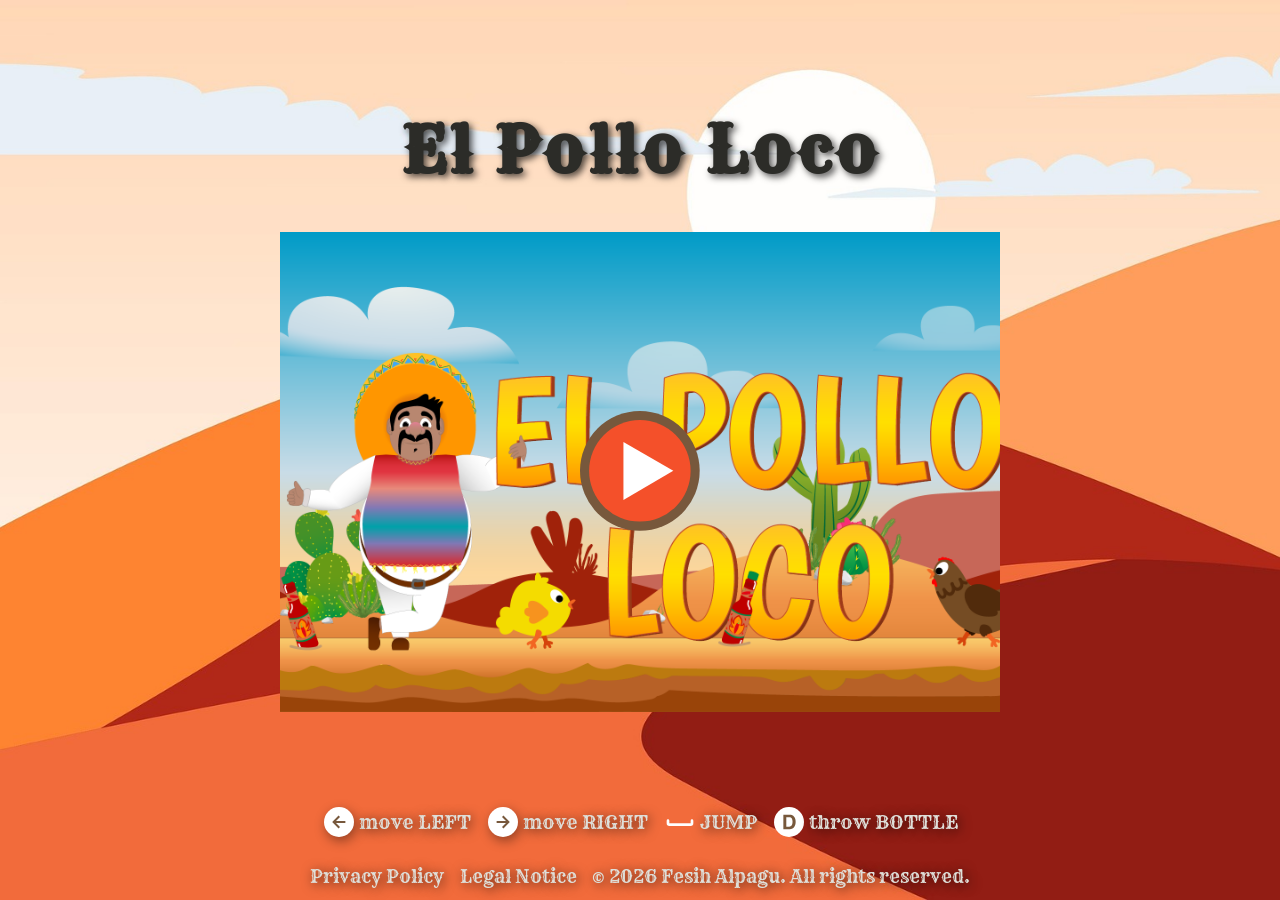
<file: index.html>
<!doctype html>
<html lang="en">
  <head>
    <meta charset="UTF-8" />
    <meta name="viewport" content="width=device-width, initial-scale=1.0" />
    <title>El Pollo Loco</title>
    <link rel="icon" href="./assets/icons/favicon.png" type="image/png" />
    <link rel="stylesheet" href="style.css" />
  </head>

  <body>
    <main>
      <h1>El Pollo Loco</h1>

      <div class="game_container" id="gameContainer">
        <canvas id="canvas" width="719" height="480"> </canvas>

        <div id="startScreen" class="start_screen">
          <img
            src="./assets/img/9_intro_outro_screens/start/startscreen_1.png"
            alt="Start Image"
            class="start_image"
          />
          <button class="play_btn" onclick="startGame()">
            <svg
              width="120"
              height="120"
              viewBox="0 0 409 409"
              xmlns="http://www.w3.org/2000/svg"
            >
              <circle cx="204" cy="204" r="204" fill="#77583c" />
              <circle cx="204" cy="204" r="173" fill="#F4502A" />
              <polygon points="148,106 318,204 148,303" fill="white" />
            </svg>
          </button>
        </div>

        <div id="endScreen" class="end_screen">
          <img id="endImage" class="end_image" alt="Game Over" />
          <div class="end_buttons">
            <button onclick="backToHome()">Home</button>
            <button onclick="restartGame()">Restart</button>
          </div>
        </div>

        <button id="muteBtn" onclick="toggleSound()"></button>

        <button id="pauseBtn" onclick="togglePause()">⏸️</button>

        <button id="fullscreenBtn" onclick="toggleFullscreen()">
          <svg viewBox="0 0 24 24" fill="none">
            <path
              d="M8 2H4a2 2 0 0 0-2 2v4M16 2h4a2 2 0 0 1 2 2v4M16 22h4a2 2 0 0 0 2-2v-4M8 22H4a2 2 0 0 1-2-2v-4"
              stroke="white"
              stroke-width="2.5"
              stroke-linecap="round"
            />
          </svg>
        </button>

        <div id="touchControls" class="touch_controls">
          <div class="touch_group">
            <button data-key="LEFT">
              <svg
                viewBox="0 0 24 24"
                fill="none"
                stroke="currentColor"
                stroke-width="3"
                stroke-linecap="round"
                stroke-linejoin="round"
                aria-hidden="true"
              >
                <path d="M15 4 7 12l8 8" />
              </svg>
            </button>

            <button data-key="RIGHT">
              <svg
                viewBox="0 0 24 24"
                fill="none"
                stroke="currentColor"
                stroke-width="3"
                stroke-linecap="round"
                stroke-linejoin="round"
                aria-hidden="true"
              >
                <path d="m9 4 8 8-8 8" />
              </svg>
            </button>
          </div>
          <div class="touch_group">
            <button data-key="SPACE">
              <svg
                viewBox="0 0 24 24"
                fill="none"
                stroke="currentColor"
                stroke-width="3"
                stroke-linecap="round"
                stroke-linejoin="round"
                aria-hidden="true"
              >
                <path d="m4 15 8-8 8 8" />
              </svg>
            </button>
            <button data-key="D">
              <svg
                viewBox="0 0 24 24"
                fill="none"
                stroke="currentColor"
                stroke-width="1.8"
                stroke-linecap="round"
                stroke-linejoin="round"
                aria-hidden="true"
              >
                <g transform="rotate(45 12 12)">
                  <path d="M10.5 1.5h3" />
                  <path d="M10.8 1.5v1.8h2.4V1.5" />
                  <path
                    d="M10.8 3.3v4.2c0 .8-2.8 2-2.8 5V20a2 2 0 0 0 2 2h4a2 2 0 0 0 2-2v-7.5c0-3-2.8-4.2-2.8-5V3.3"
                  />
                  <path d="M8 14h8" />
                </g>
              </svg>
            </button>
          </div>
        </div>
      </div>
    </main>

    <div class="keys_container">
      <div class="arrows">
        <div class="keys">
          <svg viewBox="0 0 512 512">
            <circle cx="256" cy="256" r="240" fill="#fff" />
            <path
              d="M272 336l-64-64h150v-32H208l64-64-23-23-102 103 102 103z"
              fill="#77583c"
            />
          </svg>
          <span>move LEFT</span>
        </div>

        <div class="keys">
          <svg viewBox="0 0 512 512">
            <circle cx="256" cy="256" r="240" fill="#fff" />
            <path
              d="M240 336l64-64H154v-32h150l-64-64 23-23 102 103-102 103z"
              fill="#77583c"
            />
          </svg>
          <span>move RIGHT</span>
        </div>
      </div>

      <div class="space_key">
        <div class="keys">
          <svg viewBox="0 0 24 24" fill="#fff">
            <path
              d="M20 11v2H4v-2a1 1 0 0 0-2 0v2a2 2 0 0 0 2 2h16a2 2 0 0 0 2-2v-2a1 1 0 0 0-2 0Z"
            />
          </svg>
          <span>JUMP</span>
        </div>

        <div class="keys">
          <svg viewBox="0 0 64 64" fill="#77583c">
            <circle cx="32" cy="32" r="30" fill="#fff" />
            <path
              d="M37.7 18.1c2 .7 3.7 1.9 4.9 3.7 1 1.4 1.7 3 2.1 4.7s.6 3.3.6 4.8c0 3.9-.8 7.1-2.3 9.8-2.1 3.6-5.3 5.4-9.7 5.4H20.7v-29h12.5c1.8 0 3.3.2 4.5.6m-11.1 4.4v18.9h5.6c2.9 0 4.9-1.4 6-4.2.6-1.5.9-3.4.9-5.5 0-3-.5-5.2-1.4-6.8-.9-1.6-2.8-2.4-5.5-2.4h-5.6"
            />
          </svg>
          <span>throw BOTTLE</span>
        </div>
      </div>
    </div>

    <footer>
      <a href="./htmls/privacy-policy.html">Privacy Policy</a>
      <a href="./htmls/legal-notice.html">Legal Notice</a>
      <p>
        &copy; <span id="current-year"></span> Fesih Alpagu. All rights
        reserved.
      </p>
    </footer>

    <div class="rotate_hint">
      <span>📱↻</span>
      <p>Please rotate your device to landscape mode.</p>
    </div>

    <script src="models/drawable-object.class.js"></script>
    <script src="models/movable-object.class.js"></script>
    <script src="models/sound-manager.class.js"></script>
    <script src="models/coin.class.js"></script>
    <script src="models/bottle.class.js"></script>
    <script src="models/cloud.class.js"></script>
    <script src="models/chicken.class.js"></script>
    <script src="models/small-chicken.class.js"></script>
    <script src="models/level.class.js"></script>
    <script src="models/character.class.js"></script>
    <script src="models/status-bar-images.class.js"></script>
    <script src="models/status-bar.class.js"></script>
    <script src="models/world-renderer.class.js"></script>
    <script src="models/world-spawner.class.js"></script>
    <script src="models/collision-manager.class.js"></script>
    <script src="models/world.class.js"></script>
    <script src="models/background-object.class.js"></script>
    <script src="models/keyboard.class.js"></script>
    <script src="models/throwable-object.class.js"></script>
    <script src="models/endboss.class.js"></script>
    <script src="levels/level-1.js"></script>
    <script src="game.js"></script>
  </body>
</html>
</file>
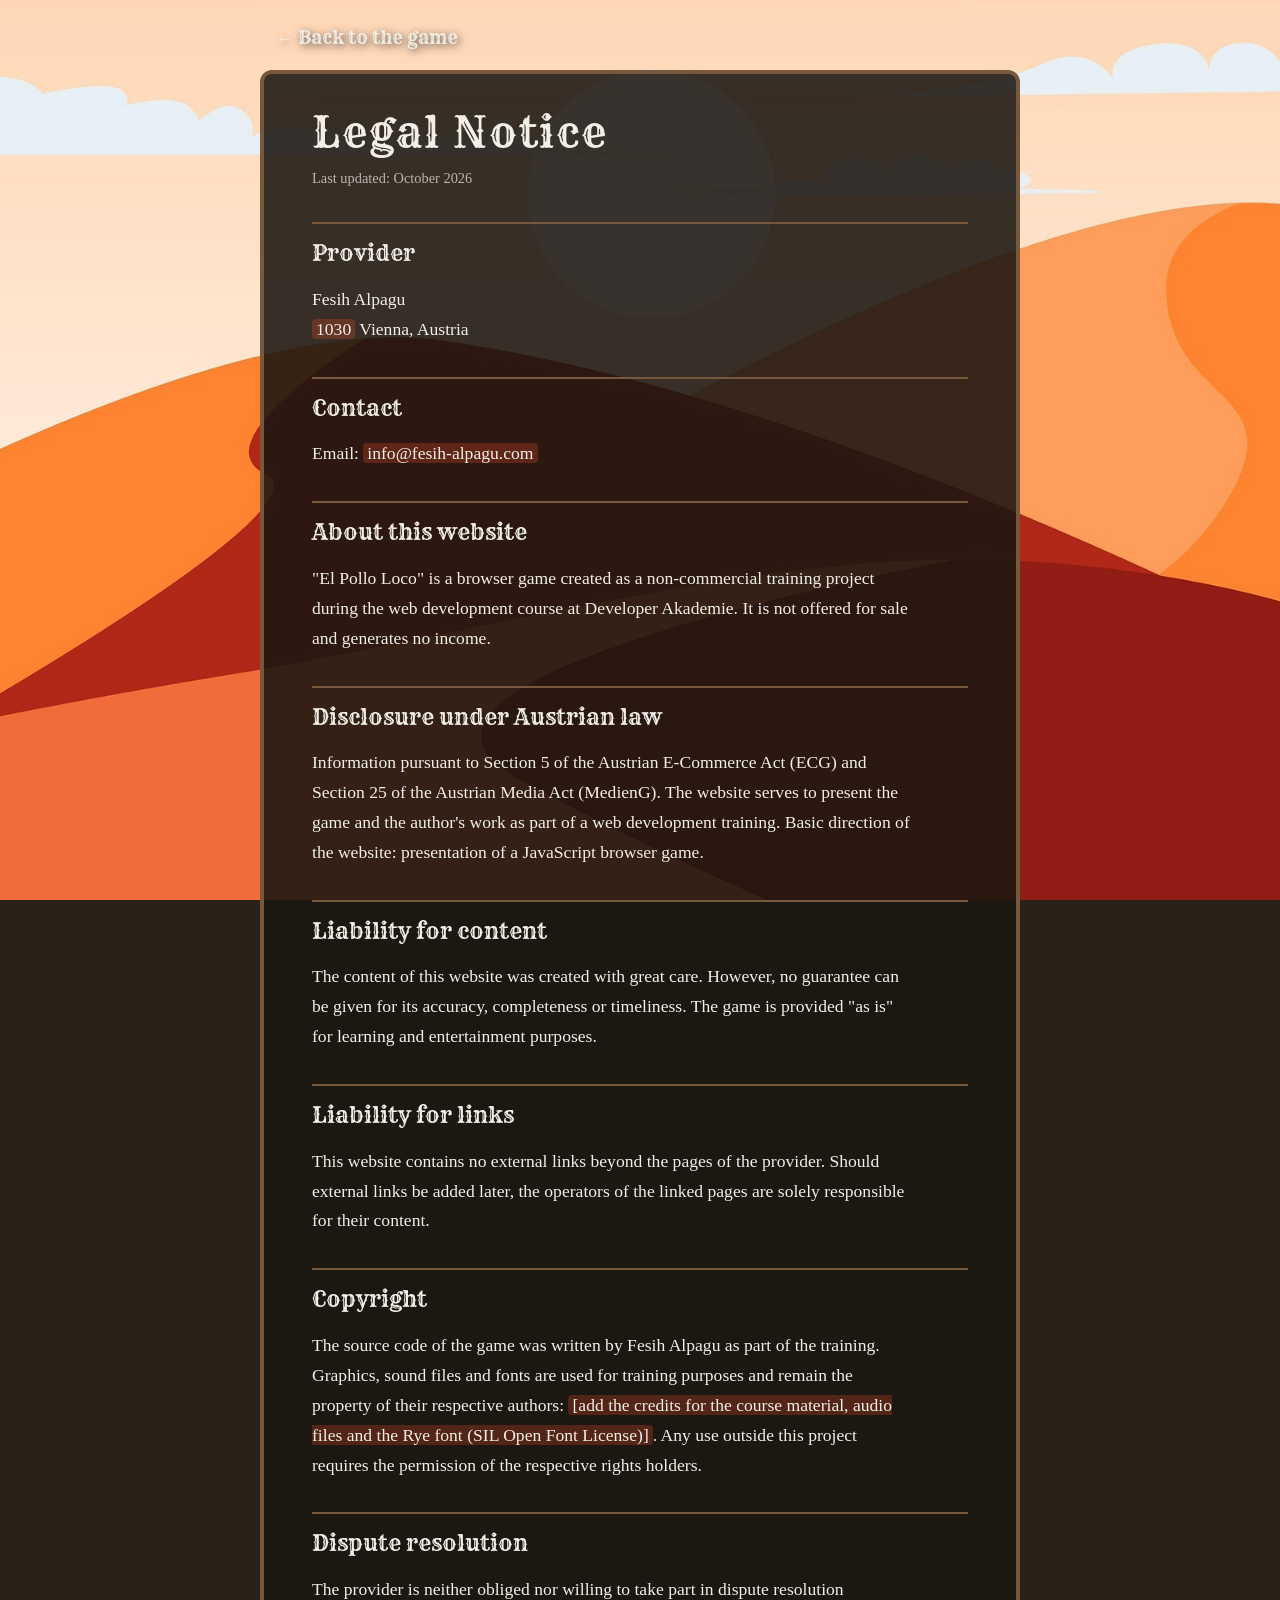
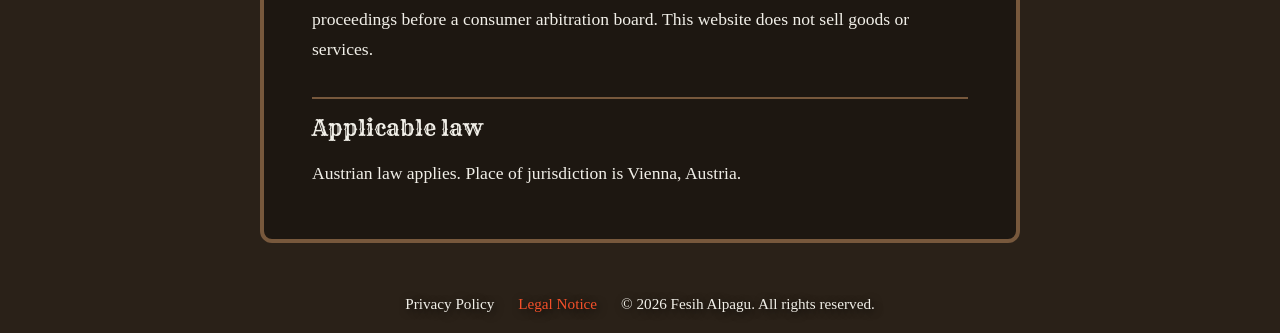
<file: htmls/legal-notice.html>
<!doctype html>
<html lang="en">
  <head>
    <meta charset="UTF-8" />
    <meta name="viewport" content="width=device-width, initial-scale=1.0" />
    <title>Legal Notice | El Pollo Loco</title>
    <link rel="icon" href="./assets/icons/favicon.png" type="image/png" />
    <link rel="stylesheet" href="../style/legal.css" />
  </head>

  <body>
    <div class="legal_header">
      <a class="back_link" href="../index.html">&larr; Back to the game</a>
    </div>

    <main>
      <h1>Legal Notice</h1>
      <p class="updated">
        Last updated: <span data-updated>October 2026</span>
      </p>

      <h2>Provider</h2>
      <p>
        Fesih Alpagu<br />
        <span class="todo">1030</span> Vienna, Austria
      </p>

      <h2>Contact</h2>
      <p>Email: <span class="todo">info@fesih-alpagu.com</span><br /></p>

      <h2>About this website</h2>
      <p>
        "El Pollo Loco" is a browser game created as a non-commercial training
        project during the web development course at Developer Akademie. It is
        not offered for sale and generates no income.
      </p>

      <h2>Disclosure under Austrian law</h2>
      <p>
        Information pursuant to Section 5 of the Austrian E-Commerce Act (ECG)
        and Section 25 of the Austrian Media Act (MedienG). The website serves
        to present the game and the author's work as part of a web development
        training. Basic direction of the website: presentation of a JavaScript
        browser game.
      </p>

      <h2>Liability for content</h2>
      <p>
        The content of this website was created with great care. However, no
        guarantee can be given for its accuracy, completeness or timeliness. The
        game is provided "as is" for learning and entertainment purposes.
      </p>

      <h2>Liability for links</h2>
      <p>
        This website contains no external links beyond the pages of the
        provider. Should external links be added later, the operators of the
        linked pages are solely responsible for their content.
      </p>

      <h2>Copyright</h2>
      <p>
        The source code of the game was written by Fesih Alpagu as part of the
        training. Graphics, sound files and fonts are used for training purposes
        and remain the property of their respective authors:
        <span class="todo"
          >[add the credits for the course material, audio files and the Rye
          font (SIL Open Font License)]</span
        >. Any use outside this project requires the permission of the
        respective rights holders.
      </p>

      <h2>Dispute resolution</h2>
      <p>
        The provider is neither obliged nor willing to take part in dispute
        resolution proceedings before a consumer arbitration board. This website
        does not sell goods or services.
      </p>

      <h2>Applicable law</h2>
      <p>Austrian law applies. Place of jurisdiction is Vienna, Austria.</p>
    </main>

    <footer>
      <a href="privacy-policy.html">Privacy Policy</a>
      <a href="legal-notice.html" aria-current="page">Legal Notice</a>
      <p>
        &copy; <span id="current-year"></span> Fesih Alpagu. All rights
        reserved.
      </p>
    </footer>

    <script src="../legal.js"></script>
  </body>
</html>
</file>
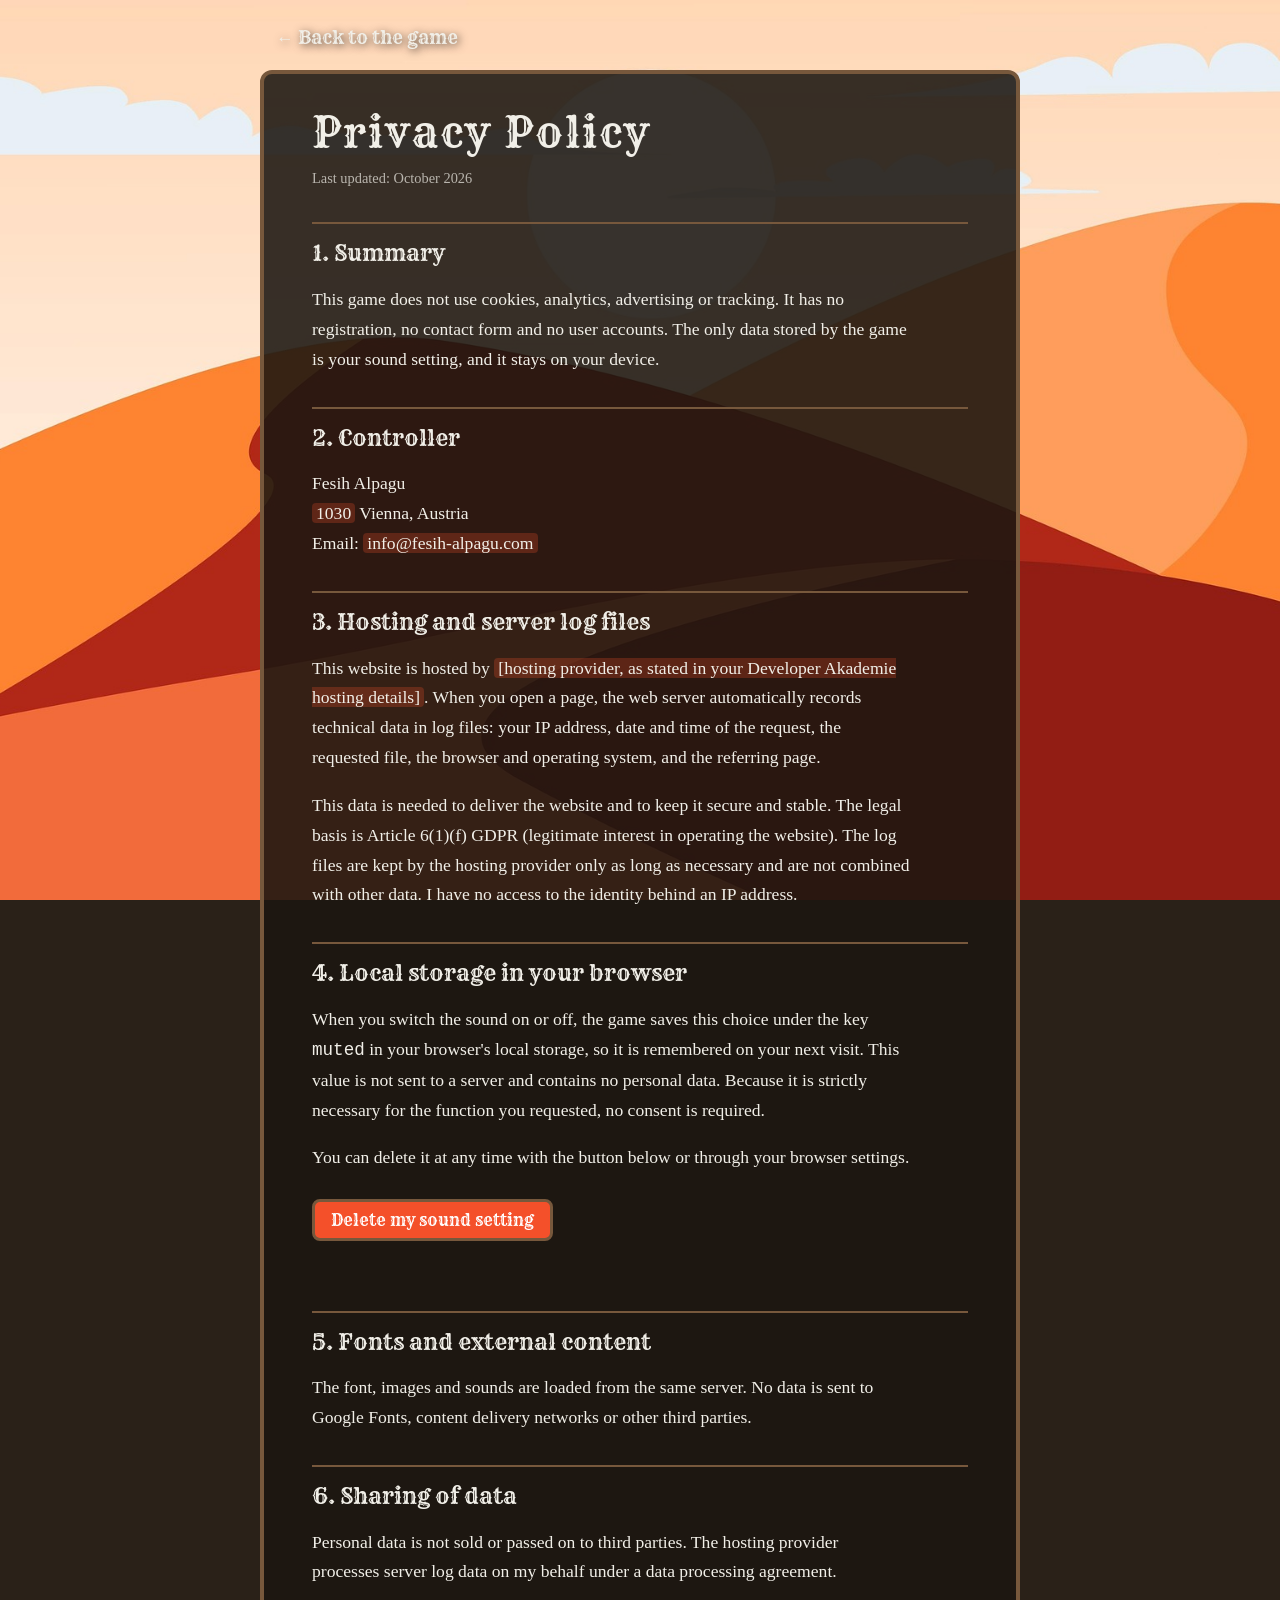
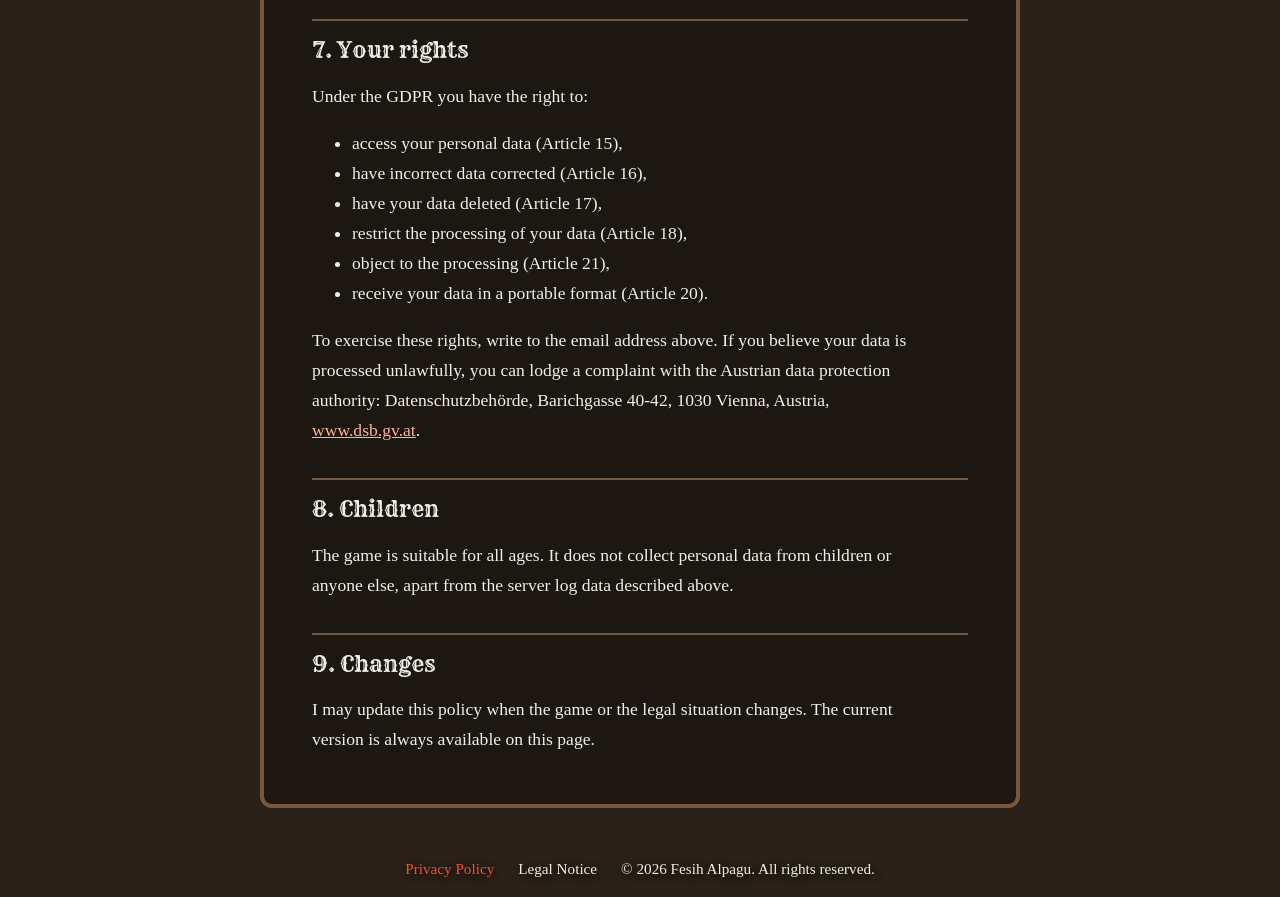
<file: htmls/privacy-policy.html>
<!doctype html>
<html lang="en">
  <head>
    <meta charset="UTF-8" />
    <meta name="viewport" content="width=device-width, initial-scale=1.0" />
    <title>Privacy Policy | El Pollo Loco</title>
    <link rel="icon" href="./assets/icons/favicon.png" type="image/png" />
    <link rel="stylesheet" href="../style/legal.css" />
  </head>

  <body>
    <div class="legal_header">
      <a class="back_link" href="../index.html">&larr; Back to the game</a>
    </div>

    <main>
      <h1>Privacy Policy</h1>
      <p class="updated">
        Last updated: <span data-updated>October 2026</span>
      </p>

      <h2>1. Summary</h2>
      <p>
        This game does not use cookies, analytics, advertising or tracking. It
        has no registration, no contact form and no user accounts. The only data
        stored by the game is your sound setting, and it stays on your device.
      </p>

      <h2>2. Controller</h2>
      <p>
        Fesih Alpagu<br />
        <span class="todo">1030</span> Vienna, Austria<br />
        Email: <span class="todo">info@fesih-alpagu.com</span>
      </p>

      <h2>3. Hosting and server log files</h2>
      <p>
        This website is hosted by
        <span class="todo"
          >[hosting provider, as stated in your Developer Akademie hosting
          details]</span
        >. When you open a page, the web server automatically records technical
        data in log files: your IP address, date and time of the request, the
        requested file, the browser and operating system, and the referring
        page.
      </p>
      <p>
        This data is needed to deliver the website and to keep it secure and
        stable. The legal basis is Article 6(1)(f) GDPR (legitimate interest in
        operating the website). The log files are kept by the hosting provider
        only as long as necessary and are not combined with other data. I have
        no access to the identity behind an IP address.
      </p>

      <h2>4. Local storage in your browser</h2>
      <p>
        When you switch the sound on or off, the game saves this choice under
        the key <code>muted</code> in your browser's local storage, so it is
        remembered on your next visit. This value is not sent to a server and
        contains no personal data. Because it is strictly necessary for the
        function you requested, no consent is required.
      </p>
      <p>
        You can delete it at any time with the button below or through your
        browser settings.
      </p>
      <button class="reset_btn" id="resetSettingBtn" type="button">
        Delete my sound setting
      </button>
      <span class="reset_msg" id="resetMsg" role="status"></span>

      <h2>5. Fonts and external content</h2>
      <p>
        The font, images and sounds are loaded from the same server. No data is
        sent to Google Fonts, content delivery networks or other third parties.
      </p>

      <h2>6. Sharing of data</h2>
      <p>
        Personal data is not sold or passed on to third parties. The hosting
        provider processes server log data on my behalf under a data processing
        agreement.
      </p>

      <h2>7. Your rights</h2>
      <p>Under the GDPR you have the right to:</p>
      <ul>
        <li>access your personal data (Article 15),</li>
        <li>have incorrect data corrected (Article 16),</li>
        <li>have your data deleted (Article 17),</li>
        <li>restrict the processing of your data (Article 18),</li>
        <li>object to the processing (Article 21),</li>
        <li>receive your data in a portable format (Article 20).</li>
      </ul>
      <p>
        To exercise these rights, write to the email address above. If you
        believe your data is processed unlawfully, you can lodge a complaint
        with the Austrian data protection authority: Datenschutzbehörde,
        Barichgasse 40-42, 1030 Vienna, Austria,
        <a href="https://www.dsb.gv.at" target="_blank" rel="noopener"
          >www.dsb.gv.at</a
        >.
      </p>

      <h2>8. Children</h2>
      <p>
        The game is suitable for all ages. It does not collect personal data
        from children or anyone else, apart from the server log data described
        above.
      </p>

      <h2>9. Changes</h2>
      <p>
        I may update this policy when the game or the legal situation changes.
        The current version is always available on this page.
      </p>
    </main>

    <footer>
      <a href="privacy-policy.html" aria-current="page">Privacy Policy</a>
      <a href="legal-notice.html">Legal Notice</a>
      <p>
        &copy; <span id="current-year"></span> Fesih Alpagu. All rights
        reserved.
      </p>
    </footer>

    <script src="../legal.js"></script>
  </body>
</html>
</file>
<file: style.css>
@font-face {
  font-family: "Rye";
  src: url("./assets/fonts/Rye-Regular.ttf") format("truetype");
  font-weight: 400;
  font-style: normal;
}

:root {
  --brown: #77583c;
  --orange: #f4502a;
  --text: rgb(223, 223, 217);
  --text-dark: rgb(44, 44, 40);
  --white: #fff;
  --background: #000;
  --overlay: rgba(0, 0, 0, 0.3);
  --shadow: rgba(0, 0, 0, 0.7);
  --shadow-soft: rgba(0, 0, 0, 0.4);
}

body {
  display: flex;
  flex-direction: column;
  min-height: 100vh;
  min-height: 100dvh;
  margin: 0;
  background-image: url(./assets/img/desert_03.jpg);
  background-size: cover;
  font-family: "rye", Arial, Helvetica, sans-serif;
  font-size: 16px;
  color: var(--text-dark);
  overflow-x: hidden;
}

main {
  flex: 1;
  display: flex;
  flex-direction: column;
  align-items: center;
  justify-content: center;
}

h1 {
  font-size: clamp(2rem, 6vw, 4rem);
  letter-spacing: 3px;
  text-shadow: 3px 3px 7px var(--shadow);
  margin-top: clamp(8px, 2vh, 16px);
}

canvas {
  background-color: var(--background);
  display: block;
  width: 100%;
  height: 100%;
  object-fit: contain;
}

.game_container {
  position: relative;
  width: 100%;
  max-width: 720px;
  aspect-ratio: 3 / 2;
}

.start_screen {
  position: absolute;
  top: 0;
  left: 0;
  width: 100%;
  height: 100%;
  display: flex;
  flex-direction: column;
  align-items: center;
  justify-content: center;
  background: var(--background);
}

.start_image {
  width: 100%;
  height: 100%;
  object-fit: cover;
  position: absolute;
}

.play_btn {
  z-index: 1;
  cursor: pointer;
  background: none;
  border: none;
}

.keys_container {
  display: flex;
  justify-content: center;
  align-items: center;
  flex-wrap: wrap;
  gap: clamp(5px, 1.5vw, 16px);
  margin: 0 0 clamp(8px, 2vh, 16px);
  font-size: clamp(1rem, 1.6vw, 1.2rem);
  color: var(--text);
}

.arrows {
  display: flex;
  gap: 16px;
}

.arrows svg {
  width: 32px;
  filter: drop-shadow(2px 4px 6px var(--shadow-soft));
}

.keys {
  display: flex;
  gap: 4px;
  align-items: center;
}

.keys_container span {
  text-shadow: 2px 2px 12px var(--shadow);
}

.space_key {
  display: flex;
  gap: 16px;
}

.space_key svg {
  width: 32px;
}

#fullscreenBtn {
  display: none;
  background: none;
  border: none;
  cursor: pointer;
  position: absolute;
  top: 10px;
  right: 10px;
  z-index: 2;
}

#fullscreenBtn svg {
  width: 24px;
  height: 24px;
}

#muteBtn,
#pauseBtn {
  display: none;
  background: none;
  border: none;
  cursor: pointer;
  font-size: 24px;
  line-height: 1;
  padding: 0;
  position: absolute;
  top: 10px;
  z-index: 2;
  -webkit-tap-highlight-color: transparent;
}

#muteBtn {
  right: 44px;
}

#pauseBtn {
  right: 78px;
}

.game_container:fullscreen {
  width: 100vw;
  height: 100vh;
  background: var(--background);
  max-width: none;
}

.end_screen {
  display: none;
  position: absolute;
  top: 0;
  left: 0;
  width: 100%;
  height: 100%;
  align-items: center;
  justify-content: center;
  backdrop-filter: blur(4px);
  background: var(--overlay);
  -webkit-backdrop-filter: blur(4px);
  z-index: 5;
}

.end_image {
  max-width: 70%;
  max-height: 60%;
}

.end_buttons {
  position: absolute;
  bottom: 20px;
  left: 0;
  width: 100%;
  display: flex;
  justify-content: center;
  gap: 16px;
  z-index: 1;
}

.end_buttons button {
  background: none;
  border: none;
  color: var(--text);
  border-radius: 8px;
  cursor: pointer;
  font-size: clamp(18px, 3.5vw, 24px);
  font-family: rye;
}

/* ------FOOTER------- */

footer {
  display: flex;
  flex-wrap: wrap;
  align-items: center;
  justify-content: center;
  gap: clamp(5px, 1.2vw, 16px);
  padding: clamp(8px, 1.5vh, 12px) clamp(8px, 2vw, 16px);
  font-size: clamp(0.9rem, 1.5vw, 1.1rem);
  color: var(--text);
  position: relative;
  z-index: 101;
}

footer a,
footer p {
  margin: 0;
  cursor: pointer;
  text-decoration: none;
  color: var(--text);
  text-shadow: 2px 2px 12px var(--shadow);
}

footer a:hover {
  color: var(--brown);
}

/* MOBILE */

.touch_controls {
  display: none;
}

@media (pointer: coarse) {
  .keys_container {
    display: none;
  }
  .touch_controls {
    justify-content: space-between;
    position: fixed;
    bottom: calc(48px + env(safe-area-inset-bottom, 0px));
    left: calc(16px + env(safe-area-inset-left, 0px));
    right: calc(16px + env(safe-area-inset-right, 0px));
    z-index: 3;
    pointer-events: none;
  }

  .game_container:fullscreen .touch_controls {
    bottom: calc(12px + env(safe-area-inset-bottom, 0px));
  }

  .touch_controls.visible {
    display: flex;
  }

  .touch_group {
    display: flex;
    gap: clamp(8px, 2vw, 14px);
  }

  .touch_controls button {
    pointer-events: auto;
    width: clamp(44px, 8vw, 60px);
    height: clamp(44px, 8vw, 60px);
    border-radius: 50%;
    border: 4px solid var(--brown);
    background: var(--orange);
    color: var(--white);
    font-size: 30px;
    display: flex;
    align-items: center;
    justify-content: center;

    user-select: none;
    touch-action: manipulation;
    -webkit-touch-callout: none;
    -webkit-user-select: none;
    -webkit-tap-highlight-color: transparent;
  }
}

.rotate_hint {
  display: none;
}

@media (max-width: 770px) and (orientation: portrait) {
  .rotate_hint {
    display: flex;
    flex-direction: column;
    align-items: center;
    justify-content: center;
    position: fixed;
    inset: 0;
    z-index: 100;
    background: var(--background);
    color: var(--text);
    text-align: center;
    font-size: 1.5rem;
  }
  .rotate_hint span {
    font-size: 4rem;
  }
}

@media (orientation: landscape) and (max-height: 500px) {
  html,
  body {
    height: 100%;
    overflow: hidden;
  }

  body {
    min-height: 0;
  }

  h1,
  .keys_container {
    display: none;
  }

  .touch_controls {
    bottom: calc(40px + env(safe-area-inset-bottom, 0px));
  }

  .game_container {
    height: calc(100dvh - 32px);
    width: auto;
    max-width: 100vw;
    aspect-ratio: 3 / 2;
  }

  footer {
    flex-direction: row;
    flex-wrap: nowrap;
    min-height: 32px;
    padding: 0 8px;
    gap: 12px;
    font-size: 0.75rem;
  }

  body.playing {
    background: var(--background);
  }

  body.playing footer {
    display: none;
  }

  body.playing .game_container {
    width: 100vw;
    max-width: none;
    height: 100dvh;
    aspect-ratio: auto;
  }

  body.playing .touch_controls {
    bottom: calc(12px + env(safe-area-inset-bottom, 0px));
  }
}
</file>
<file: style/legal.css>
@font-face {
  font-family: "Rye";
  src: url("../assets/fonts/Rye-Regular.ttf") format("truetype");
  font-weight: 400;
  font-style: normal;
}

:root {
  --brown: #77583c;
  --orange: #f4502a;
  --orange-dark: #d63d1a;
  --text: #f1efe8;
  --white: #fff;
  --link: #ffb199;
  --page-bg: #2a2118;
  --panel: rgba(28, 22, 16, 0.88);
  --todo: rgba(244, 80, 42, 0.25);
  --shadow: rgba(0, 0, 0, 0.7);
  --shadow-strong: rgba(0, 0, 0, 0.8);
}

* {
  box-sizing: border-box;
}

body {
  margin: 0;
  min-height: 100vh;
  min-height: 100dvh;
  display: flex;
  flex-direction: column;
  align-items: center;
  background: var(--page-bg) url("../assets/img/desert_03.jpg") center / cover
    fixed;
  color: var(--text);
  font-family: Georgia, "Times New Roman", serif;
  font-size: clamp(1rem, 0.9rem + 0.5vw, 1.1rem);
  line-height: 1.7;
}

.legal_header {
  width: 100%;
  max-width: 760px;
  padding: clamp(16px, 3vh, 24px) clamp(12px, 3vw, 16px) 0;
}

.back_link {
  color: var(--text);
  font-family: "Rye", Georgia, serif;
  font-size: clamp(0.95rem, 2.5vw, 1.1rem);
  text-decoration: none;
  text-shadow: 2px 2px 8px var(--shadow);
}

.back_link:hover,
.back_link:focus-visible {
  color: var(--orange);
}

main {
  width: calc(100% - clamp(16px, 4vw, 32px));
  max-width: 760px;
  margin: clamp(8px, 2vh, 16px) 0 clamp(16px, 4vh, 32px);
  padding: clamp(20px, 4vh, 32px) clamp(16px, 5vw, 48px);
  background: var(--panel);
  border: clamp(2px, 0.5vw, 4px) solid var(--brown);
  border-radius: clamp(8px, 1.5vw, 12px);
}

h1,
h2 {
  font-family: "Rye", Georgia, serif;
  font-weight: 400;
  line-height: 1.25;
}

h1 {
  margin: 0 0 clamp(4px, 1vh, 8px);
  font-size: clamp(1.8rem, 6vw, 2.6rem);
  letter-spacing: clamp(1px, 0.3vw, 2px);
}

h2 {
  margin: clamp(20px, 4vh, 32px) 0 clamp(6px, 1vh, 8px);
  padding-top: clamp(10px, 2vh, 16px);
  border-top: 2px solid var(--brown);
  font-size: clamp(1.1rem, 2.5vw, 1.35rem);
}

.updated {
  margin: 0 0 clamp(8px, 2vh, 16px);
  opacity: 0.7;
  font-size: clamp(0.8rem, 1.6vw, 0.9rem);
}

p,
ul {
  max-width: 68ch;
}

a {
  color: var(--link);
}

a:hover,
a:focus-visible {
  color: var(--orange);
}

.todo {
  background: var(--todo);
  padding: 0 clamp(2px, 0.5vw, 4px);
  border-radius: 4px;
}

.reset_btn {
  margin-top: clamp(6px, 1vh, 8px);
  padding: clamp(6px, 1.2vh, 8px) clamp(12px, 2vw, 16px);
  border: 3px solid var(--brown);
  border-radius: 8px;
  background: var(--orange);
  color: var(--white);
  font-family: "Rye", Georgia, serif;
  font-size: clamp(0.9rem, 2vw, 1rem);
  cursor: pointer;
}

.reset_btn:hover,
.reset_btn:focus-visible {
  background: var(--orange-dark);
}

.reset_msg {
  display: block;
  margin-top: clamp(6px, 1vh, 8px);
  min-height: 1.7em;
}

footer {
  display: flex;
  flex-wrap: wrap;
  justify-content: center;
  gap: clamp(6px, 1.2vh, 8px) clamp(12px, 3vw, 24px);
  margin-top: auto;
  padding: clamp(12px, 2vh, 16px);
  color: var(--text);
  font-size: clamp(0.85rem, 1.6vw, 0.95rem);
  text-shadow: 2px 2px 8px var(--shadow-strong);
}

footer a {
  color: var(--text);
  text-decoration: none;
}

footer a:hover,
footer a:focus-visible,
footer a[aria-current="page"] {
  color: var(--orange);
}

footer p {
  margin: 0;
}
</file>
